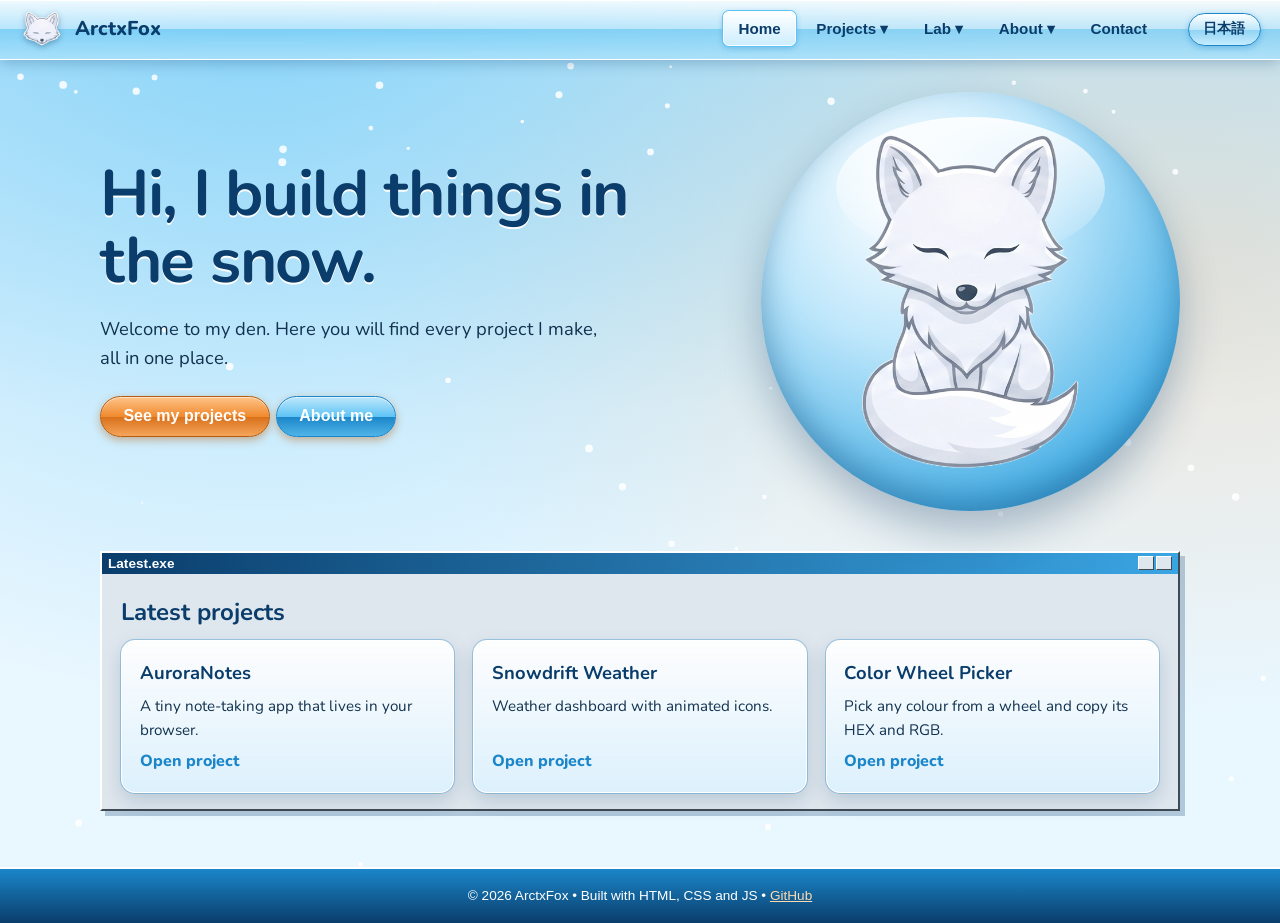
<file: index.html>
<!DOCTYPE html>
<html lang="en"><head><meta charset="utf-8"><meta name="viewport" content="width=device-width,initial-scale=1">
<title>Home | ArctxFox</title><link rel="preconnect" href="https://fonts.googleapis.com"><link rel="stylesheet" href="https://fonts.googleapis.com/css2?family=Nunito:wght@500;800&display=swap"><link rel="stylesheet" href="style.css"></head>
<body><main>
<section class="hero"><div><h1>Hi, I build things in the snow.</h1><p>Welcome to my den. Here you will find every project I make, all in one place.</p><a class="btn" href="web.html">See my projects</a><a class="btn alt" href="about.html">About me</a></div><div class="orb"><svg viewBox="0 0 100 100"></svg></div></section>
<div class="win"><div class="title">Latest.exe<i><b></b><b></b></i></div><div class="body"><h2>Latest projects</h2><div class="grid" id="latest"></div></div></div>

</main><script src="script.js"></script></body></html>
</file>
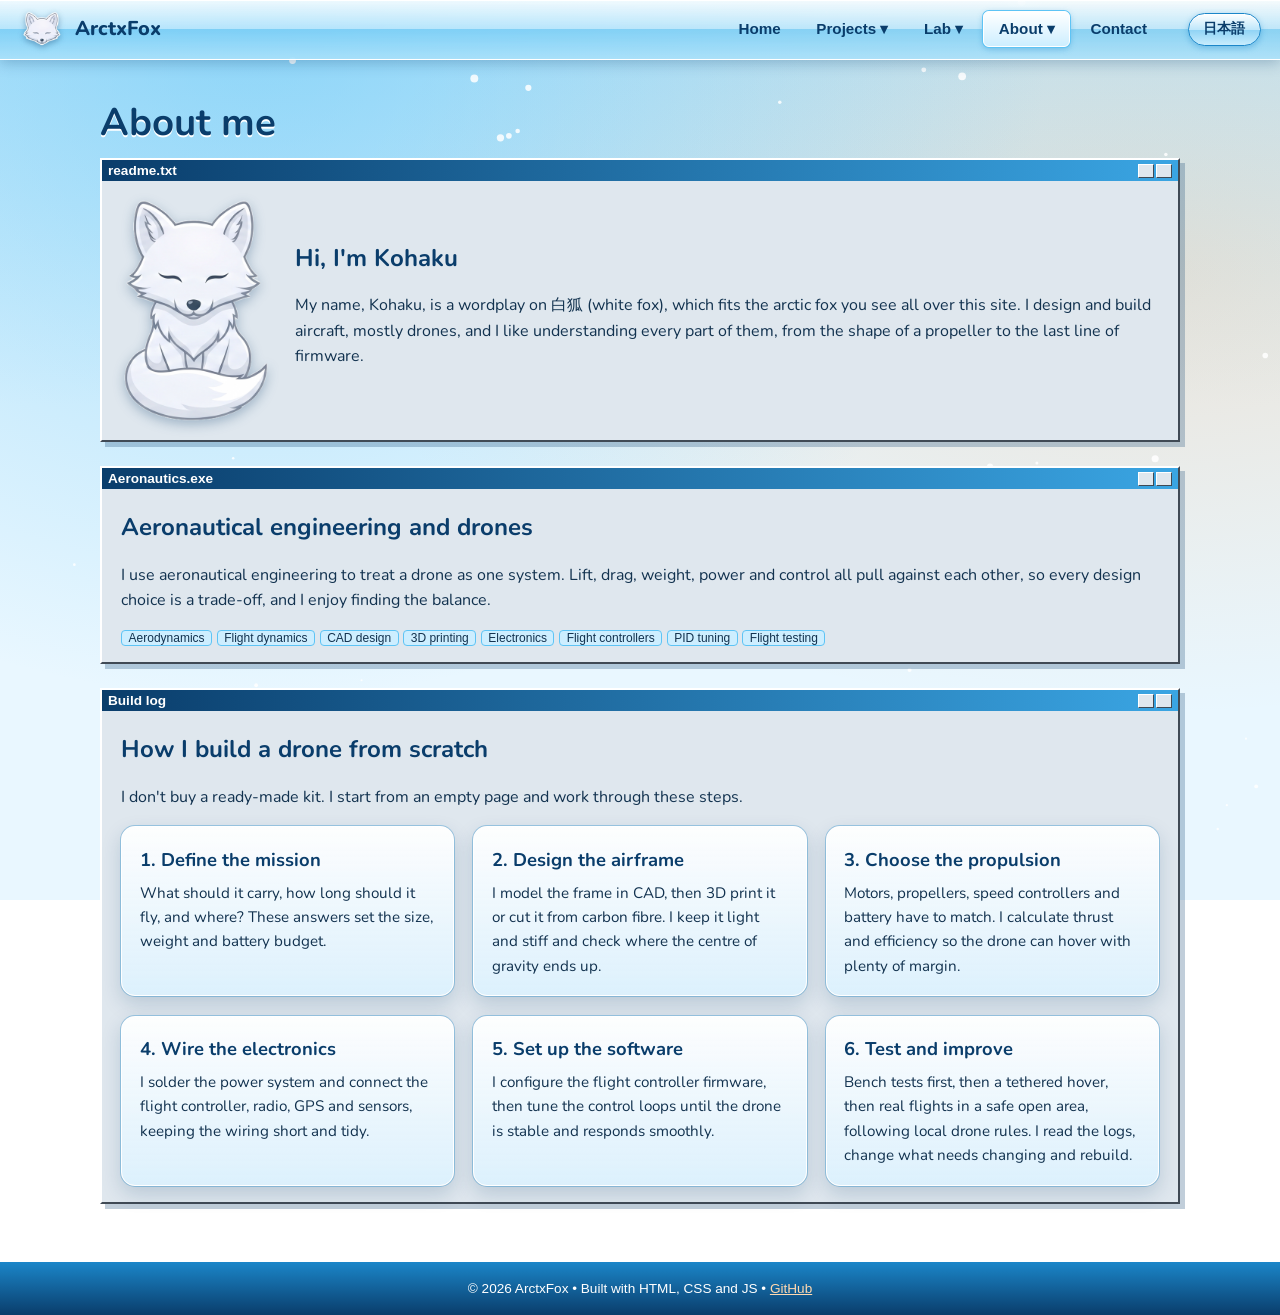
<file: about.html>
<!DOCTYPE html>
<html lang="en"><head><meta charset="utf-8"><meta name="viewport" content="width=device-width,initial-scale=1">
<title>About me | Arctxfox</title><link rel="preconnect" href="https://fonts.googleapis.com"><link rel="stylesheet" href="https://fonts.googleapis.com/css2?family=Nunito:wght@500;800&display=swap"><link rel="stylesheet" href="style.css">
<style>.intro{display:flex;gap:1.5rem;align-items:center}.intro img{width:150px;flex:none;filter:drop-shadow(0 4px 6px rgba(10,61,107,.3))}
@media(max-width:600px){.intro{flex-direction:column;text-align:center}}</style></head>
<body><main>
<h1 class="page">About me</h1>
<div class="win"><div class="title">readme.txt<i><b></b><b></b></i></div><div class="body intro"><img src="fox.png" alt="Arctic fox">
<div><h2>Hi, I'm Kohaku</h2>
<p>My name, Kohaku, is a wordplay on 白狐 (white fox), which fits the arctic fox you see all over this site. I design and build aircraft, mostly drones, and I like understanding every part of them, from the shape of a propeller to the last line of firmware.</p></div></div></div>

<div class="win"><div class="title">Aeronautics.exe<i><b></b><b></b></i></div><div class="body">
<h2>Aeronautical engineering and drones</h2>
<p>I use aeronautical engineering to treat a drone as one system. Lift, drag, weight, power and control all pull against each other, so every design choice is a trade-off, and I enjoy finding the balance.</p>
<div class="tags"><span class="tag">Aerodynamics</span><span class="tag">Flight dynamics</span><span class="tag">CAD design</span><span class="tag">3D printing</span><span class="tag">Electronics</span><span class="tag">Flight controllers</span><span class="tag">PID tuning</span><span class="tag">Flight testing</span></div></div></div>

<div class="win"><div class="title">Build log<i><b></b><b></b></i></div><div class="body">
<h2>How I build a drone from scratch</h2>
<p>I don't buy a ready-made kit. I start from an empty page and work through these steps.</p>
<div class="grid">
<article class="card"><h3>1. Define the mission</h3><p>What should it carry, how long should it fly, and where? These answers set the size, weight and battery budget.</p></article>
<article class="card"><h3>2. Design the airframe</h3><p>I model the frame in CAD, then 3D print it or cut it from carbon fibre. I keep it light and stiff and check where the centre of gravity ends up.</p></article>
<article class="card"><h3>3. Choose the propulsion</h3><p>Motors, propellers, speed controllers and battery have to match. I calculate thrust and efficiency so the drone can hover with plenty of margin.</p></article>
<article class="card"><h3>4. Wire the electronics</h3><p>I solder the power system and connect the flight controller, radio, GPS and sensors, keeping the wiring short and tidy.</p></article>
<article class="card"><h3>5. Set up the software</h3><p>I configure the flight controller firmware, then tune the control loops until the drone is stable and responds smoothly.</p></article>
<article class="card"><h3>6. Test and improve</h3><p>Bench tests first, then a tethered hover, then real flights in a safe open area, following local drone rules. I read the logs, change what needs changing and rebuild.</p></article>
</div></div></div>
</main>
<script>window.JA_EXTRA={
"Hi, I'm Kohaku":"はじめまして、Kohakuです",
"My name, Kohaku, is a wordplay on 白狐 (white fox), which fits the arctic fox you see all over this site. I design and build aircraft, mostly drones, and I like understanding every part of them, from the shape of a propeller to the last line of firmware.":"私の名前 Kohaku は、白狐（はくこ）をもじったものです。このサイトのあちこちにいるホッキョクギツネにぴったりだと思っています。航空機、特にドローンを設計・製作していて、プロペラの形からファームウェアの最後の一行まで、すべての部分を理解することが好きです。",
"Aeronautics.exe":"航空工学.exe","Aeronautical engineering and drones":"航空工学とドローン",
"I use aeronautical engineering to treat a drone as one system. Lift, drag, weight, power and control all pull against each other, so every design choice is a trade-off, and I enjoy finding the balance.":"航空工学の知識を使って、ドローンをひとつのシステムとして捉えています。揚力、抗力、重量、電力、制御は互いに影響し合うため、設計上の選択はすべてトレードオフです。そのバランスを見つけることを楽しんでいます。",
"Aerodynamics":"空気力学","Flight dynamics":"飛行力学","CAD design":"CAD設計","3D printing":"3Dプリント","Electronics":"電子工作","Flight controllers":"フライトコントローラー","PID tuning":"PIDチューニング","Flight testing":"飛行試験",
"Build log":"製作ログ","How I build a drone from scratch":"ドローンをゼロから作る方法",
"I don't buy a ready-made kit. I start from an empty page and work through these steps.":"既製のキットは買いません。白紙の状態から、次の手順で作り上げます。",
"1. Define the mission":"1. 目的を決める","What should it carry, how long should it fly, and where? These answers set the size, weight and battery budget.":"何を運び、どれくらい飛び、どこで使うのか。この答えが、大きさ、重量、バッテリー容量の条件を決めます。",
"2. Design the airframe":"2. 機体を設計する","I model the frame in CAD, then 3D print it or cut it from carbon fibre. I keep it light and stiff and check where the centre of gravity ends up.":"フレームをCADでモデリングし、3Dプリントまたはカーボンファイバーから切り出します。軽くて剛性が高いことを重視し、重心の位置も確認します。",
"3. Choose the propulsion":"3. 推進系を選ぶ","Motors, propellers, speed controllers and battery have to match. I calculate thrust and efficiency so the drone can hover with plenty of margin.":"モーター、プロペラ、ESC、バッテリーは互いに合っている必要があります。推力と効率を計算し、余裕を持ってホバリングできるようにします。",
"4. Wire the electronics":"4. 電子部品を配線する","I solder the power system and connect the flight controller, radio, GPS and sensors, keeping the wiring short and tidy.":"電源系統をはんだ付けし、フライトコントローラー、受信機、GPS、センサーを接続します。配線は短く整理しておきます。",
"5. Set up the software":"5. ソフトウェアを設定する","I configure the flight controller firmware, then tune the control loops until the drone is stable and responds smoothly.":"フライトコントローラーのファームウェアを設定し、機体が安定して滑らかに反応するまで制御ループを調整します。",
"6. Test and improve":"6. テストして改良する","Bench tests first, then a tethered hover, then real flights in a safe open area, following local drone rules. I read the logs, change what needs changing and rebuild.":"まず机上テスト、次に係留ホバリング、最後に安全な開けた場所で、現地のドローン規則を守って実際に飛行させます。ログを読み、直すべき点を直して作り直します。"};</script>
<script src="script.js"></script></body></html>
</file>
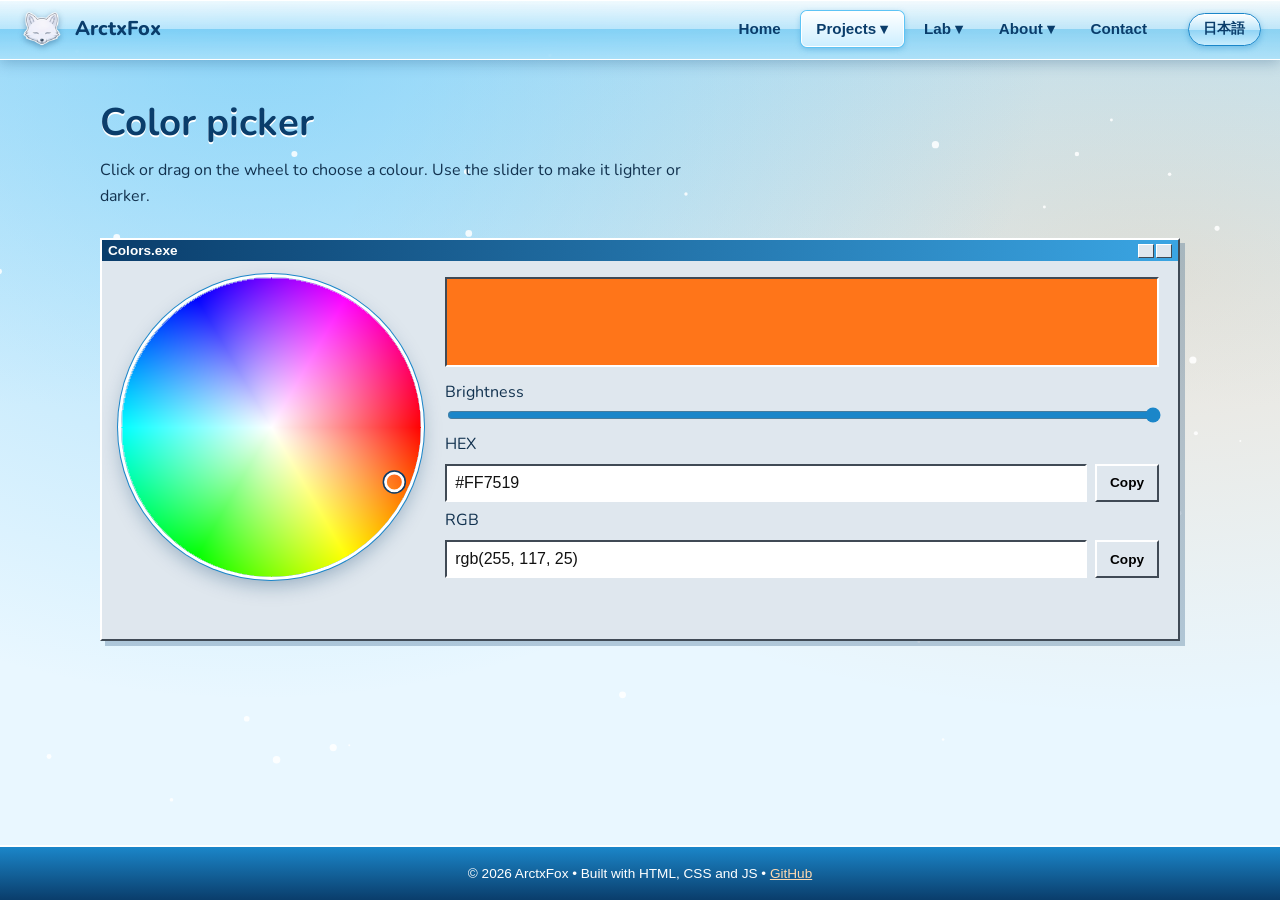
<file: colorpicker.html>
<!DOCTYPE html>
<html lang="en"><head><meta charset="utf-8"><meta name="viewport" content="width=device-width,initial-scale=1">
<title>Color picker | ArctxFox</title><link rel="preconnect" href="https://fonts.googleapis.com"><link rel="stylesheet" href="https://fonts.googleapis.com/css2?family=Nunito:wght@500;800&display=swap"><link rel="stylesheet" href="style.css">
<style>
.cp{display:grid;grid-template-columns:auto 1fr;gap:1.5rem;align-items:start}
#wheel{width:min(300px,100%);aspect-ratio:1;border-radius:50%;cursor:crosshair;touch-action:none;display:block;box-shadow:0 0 0 3px #fff,0 0 0 4px var(--sea),0 8px 20px rgba(10,61,107,.35)}
#wheel:focus-visible{outline:3px solid var(--fox);outline-offset:4px}
.sw{height:90px;border:2px solid;border-color:#404a55 #fff #fff #404a55;margin-bottom:.8rem;transition:background .1s}
.row{display:flex;gap:.5rem;margin:.4rem 0}.row input{flex:1}
.row button{font:700 .85rem var(--ui);padding:.3rem .8rem;background:#dfe7ee;border:2px solid;border-color:#fff #404a55 #404a55 #fff;cursor:pointer}
.row button:active{border-color:#404a55 #fff #fff #404a55}
input[type=range]{padding:0;border:0;background:none;accent-color:var(--sea)}
@media(max-width:640px){.cp{grid-template-columns:1fr;justify-items:center}.cp>div{width:100%}}
</style></head>
<body><main>
<h1 class="page">Color picker</h1>
<p class="lead">Click or drag on the wheel to choose a colour. Use the slider to make it lighter or darker.</p>
<div class="win"><div class="title">Colors.exe<i><b></b><b></b></i></div><div class="body"><div class="cp">
<canvas id="wheel" width="300" height="300" tabindex="0" role="slider" aria-label="Color wheel. Arrow keys change hue and saturation."></canvas>
<div>
<div class="sw" id="sw"></div>
<label for="br">Brightness</label><input type="range" id="br" min="0" max="100" value="100">
<label for="hex">HEX</label><div class="row"><input id="hex" readonly><button data-c="hex">Copy</button></div>
<label for="rgb">RGB</label><div class="row"><input id="rgb" readonly><button data-c="rgb">Copy</button></div>
<p id="msg" role="status" style="font:.85rem var(--ui);min-height:1.3em"></p>
</div></div></div></div>
</main><script src="script.js"></script>
<script>(()=>{
const $=id=>document.getElementById(id),sw=$("sw"),hex=$("hex"),rgb=$("rgb"),br=$("br"),msg=$("msg");
const cv=document.getElementById("wheel"),g=cv.getContext("2d"),R=150;
let H=24,S=.9,V=1;
function hsv(h,s,v){const f=n=>{const k=(n+h/60)%6;return v-v*s*Math.max(0,Math.min(k,4-k,1))};return[f(5),f(3),f(1)].map(x=>Math.round(x*255))}
function draw(){const im=g.createImageData(300,300);
 for(let y=0;y<300;y++)for(let x=0;x<300;x++){const dx=x-R,dy=y-R,d=Math.hypot(dx,dy),i=(y*300+x)*4;
  if(d<=R){const h=(Math.atan2(dy,dx)*180/Math.PI+360)%360,c=hsv(h,d/R,V);im.data.set([...c,d>R-1?150:255],i)}}
 g.putImageData(im,0,0);
 const a=H*Math.PI/180,mx=R+Math.cos(a)*S*R,my=R+Math.sin(a)*S*R;
 g.lineWidth=3;g.strokeStyle="#fff";g.beginPath();g.arc(mx,my,9,0,7);g.stroke();
 g.lineWidth=1.5;g.strokeStyle="#0a3d6b";g.beginPath();g.arc(mx,my,11,0,7);g.stroke();
 const [r,gr,b]=hsv(H,S,V),hx="#"+[r,gr,b].map(n=>n.toString(16).padStart(2,"0")).join("").toUpperCase();
 sw.style.background=hx;hex.value=hx;rgb.value=`rgb(${r}, ${gr}, ${b})`}
function pick(e){const r=cv.getBoundingClientRect(),k=300/r.width,x=(e.clientX-r.left)*k-R,y=(e.clientY-r.top)*k-R;
 H=(Math.atan2(y,x)*180/Math.PI+360)%360;S=Math.min(1,Math.hypot(x,y)/R);draw()}
let down=false;
cv.onpointerdown=e=>{down=true;cv.setPointerCapture(e.pointerId);pick(e)};
cv.onpointermove=e=>down&&pick(e);cv.onpointerup=()=>down=false;
cv.onkeydown=e=>{const k={ArrowLeft:[-5,0],ArrowRight:[5,0],ArrowUp:[0,.04],ArrowDown:[0,-.04]}[e.key];
 if(k){e.preventDefault();H=(H+k[0]+360)%360;S=Math.max(0,Math.min(1,S+k[1]));draw()}};
br.oninput=()=>{V=br.value/100;draw()};
document.querySelectorAll("[data-c]").forEach(b=>b.onclick=async()=>{const t=document.getElementById(b.dataset.c).value;
 try{await navigator.clipboard.writeText(t);msg.textContent="Copied "+t}catch{document.getElementById(b.dataset.c).select();msg.textContent="Press Ctrl+C to copy"}});
draw();
})();
</script></body></html>
</file>
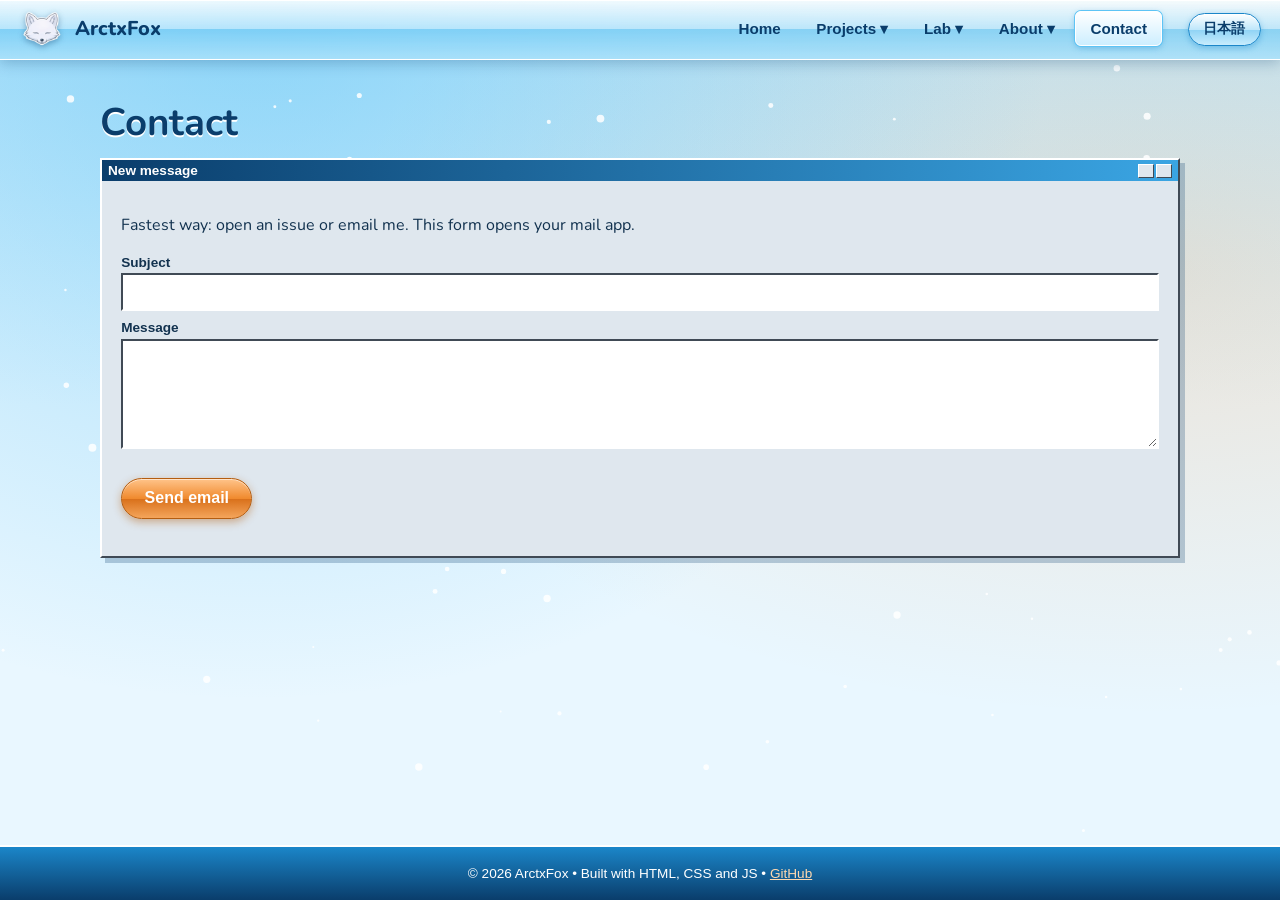
<file: contact.html>
<!DOCTYPE html>
<html lang="en"><head><meta charset="utf-8"><meta name="viewport" content="width=device-width,initial-scale=1">
<title>Contact | ArctxFox</title><link rel="preconnect" href="https://fonts.googleapis.com"><link rel="stylesheet" href="https://fonts.googleapis.com/css2?family=Nunito:wght@500;800&display=swap"><link rel="stylesheet" href="style.css"></head>
<body><main>
<h1 class="page">Contact</h1><div class="win"><div class="title">New message<i><b></b><b></b></i></div><div class="body"><p>Fastest way: open an issue or email me. This form opens your mail app.</p>
<form onsubmit="event.preventDefault();location.href=`mailto:${SITE.email}?subject=${encodeURIComponent(s.value)}&body=${encodeURIComponent(m.value)}`"><label for="s">Subject</label><input id="s" required><label for="m">Message</label><textarea id="m" rows="5" required></textarea><p><button class="btn">Send email</button></p></form></div></div>
</main><script src="script.js"></script></body></html>
</file>
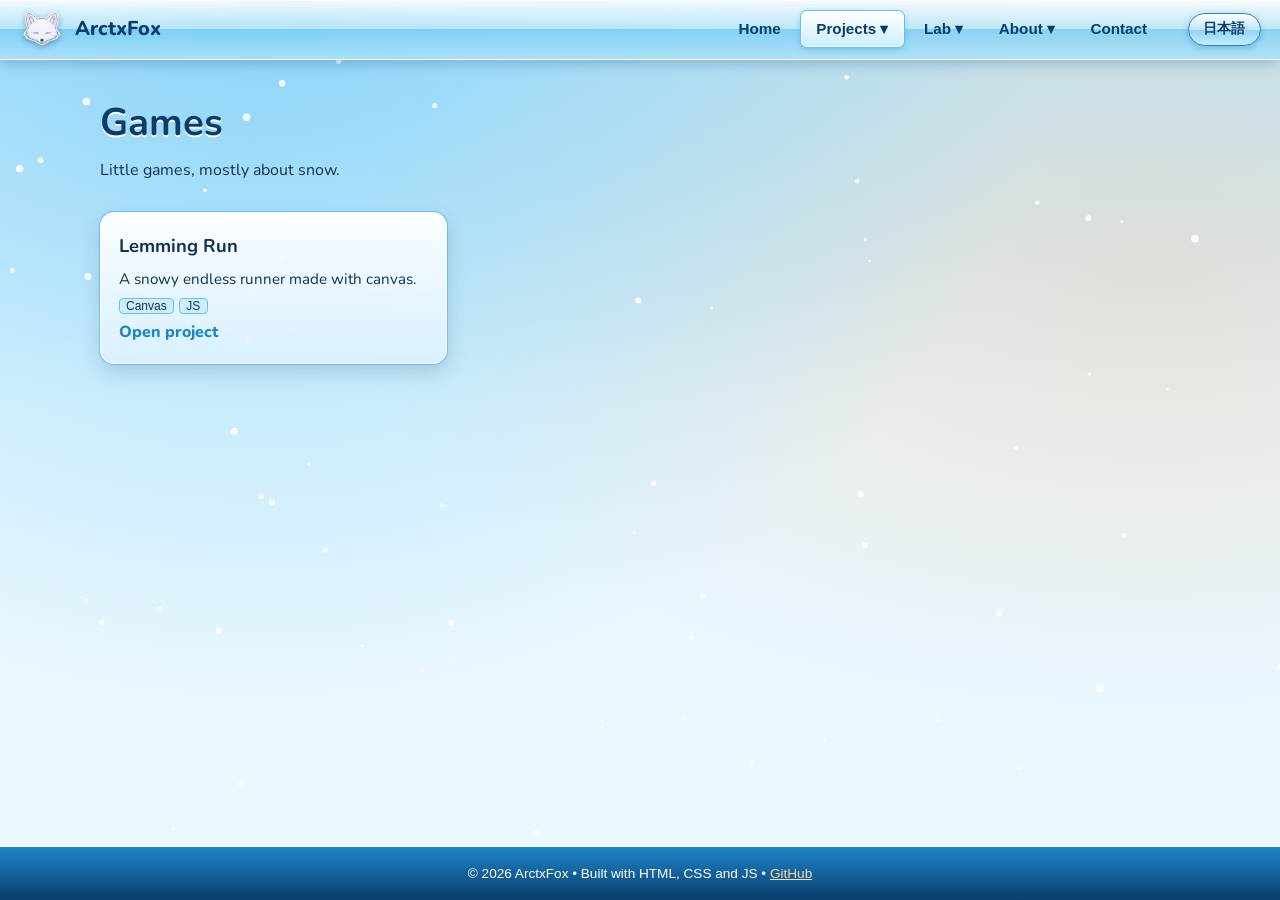
<file: games.html>
<!DOCTYPE html>
<html lang="en"><head><meta charset="utf-8"><meta name="viewport" content="width=device-width,initial-scale=1">
<title>Games | ArctxFox</title><link rel="preconnect" href="https://fonts.googleapis.com"><link rel="stylesheet" href="https://fonts.googleapis.com/css2?family=Nunito:wght@500;800&display=swap"><link rel="stylesheet" href="style.css"></head>
<body><main>
<h1 class="page">Games</h1><p class="lead">Little games, mostly about snow.</p><div class="grid" data-cat="games"></div>
</main><script src="script.js"></script></body></html>
</file>
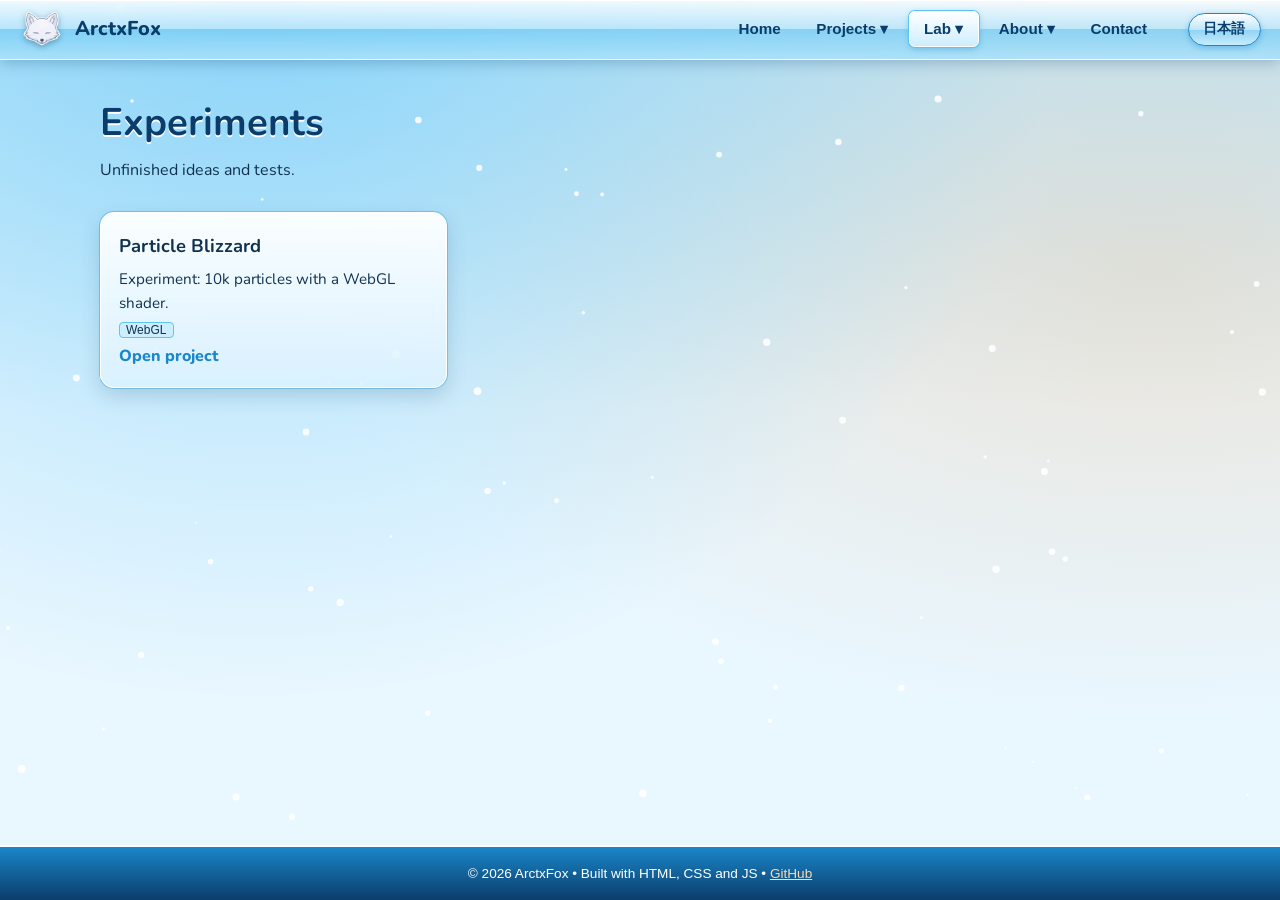
<file: lab.html>
<!DOCTYPE html>
<html lang="en"><head><meta charset="utf-8"><meta name="viewport" content="width=device-width,initial-scale=1">
<title>Experiments | ArctxFox</title><link rel="preconnect" href="https://fonts.googleapis.com"><link rel="stylesheet" href="https://fonts.googleapis.com/css2?family=Nunito:wght@500;800&display=swap"><link rel="stylesheet" href="style.css"></head>
<body><main>
<h1 class="page">Experiments</h1><p class="lead">Unfinished ideas and tests.</p><div class="grid" data-cat="lab"></div>
</main><script src="script.js"></script></body></html>
</file>
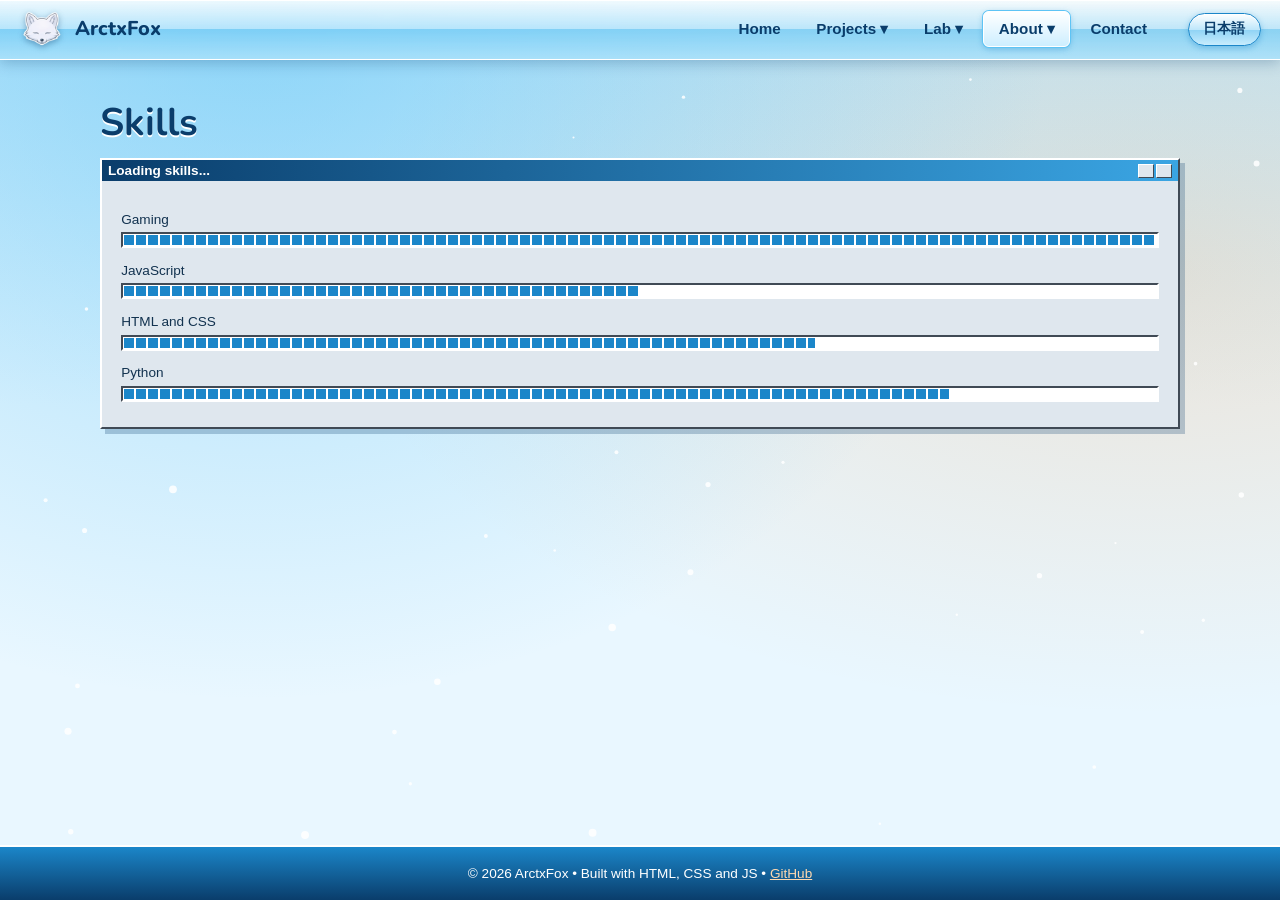
<file: skills.html>
<!DOCTYPE html>
<html lang="en"><head><meta charset="utf-8"><meta name="viewport" content="width=device-width,initial-scale=1">
<title>Skills | ArctxFox</title><link rel="preconnect" href="https://fonts.googleapis.com"><link rel="stylesheet" href="https://fonts.googleapis.com/css2?family=Nunito:wght@500;800&display=swap"><link rel="stylesheet" href="style.css"></head>
<body><main>
<h1 class="page">Skills</h1><div class="win"><div class="title">Loading skills...<i><b></b><b></b></i></div><div class="body">
<div class="skill"><span>Gaming</span><div class="meter"><div data-v="100"></div></div></div>
<div class="skill"><span>JavaScript</span><div class="meter"><div data-v="50"></div></div></div>
<div class="skill"><span>HTML and CSS</span><div class="meter"><div data-v="67"></div></div></div>
<div class="skill"><span>Python</span><div class="meter"><div data-v="80"></div></div></div></div></div>
</main><script src="script.js"></script></body></html>
</file>
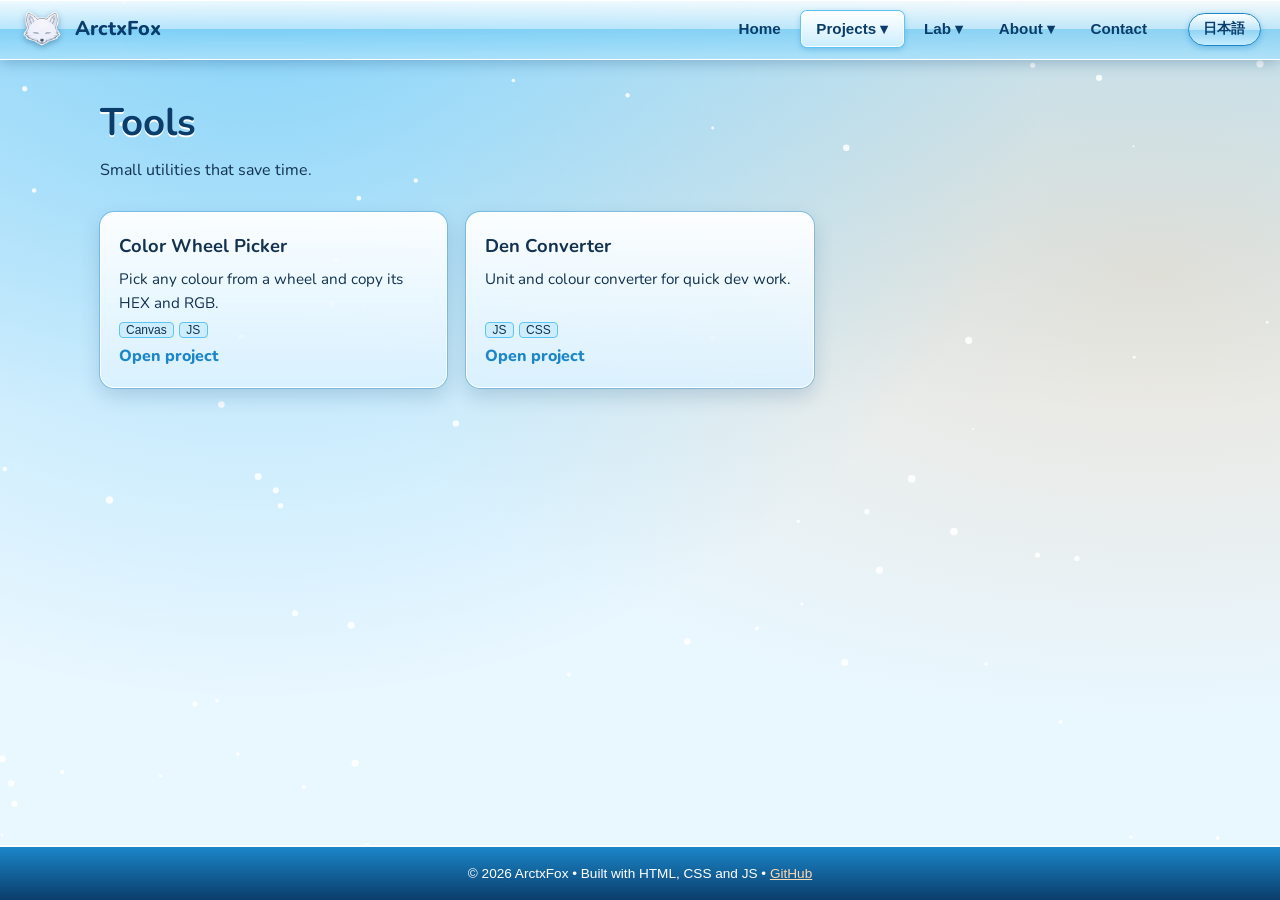
<file: tools.html>
<!DOCTYPE html>
<html lang="en"><head><meta charset="utf-8"><meta name="viewport" content="width=device-width,initial-scale=1">
<title>Tools | ArctxFox</title><link rel="preconnect" href="https://fonts.googleapis.com"><link rel="stylesheet" href="https://fonts.googleapis.com/css2?family=Nunito:wght@500;800&display=swap"><link rel="stylesheet" href="style.css"></head>
<body><main>
<h1 class="page">Tools</h1><p class="lead">Small utilities that save time.</p><div class="grid" data-cat="tools"></div>
</main><script src="script.js"></script></body></html>
</file>
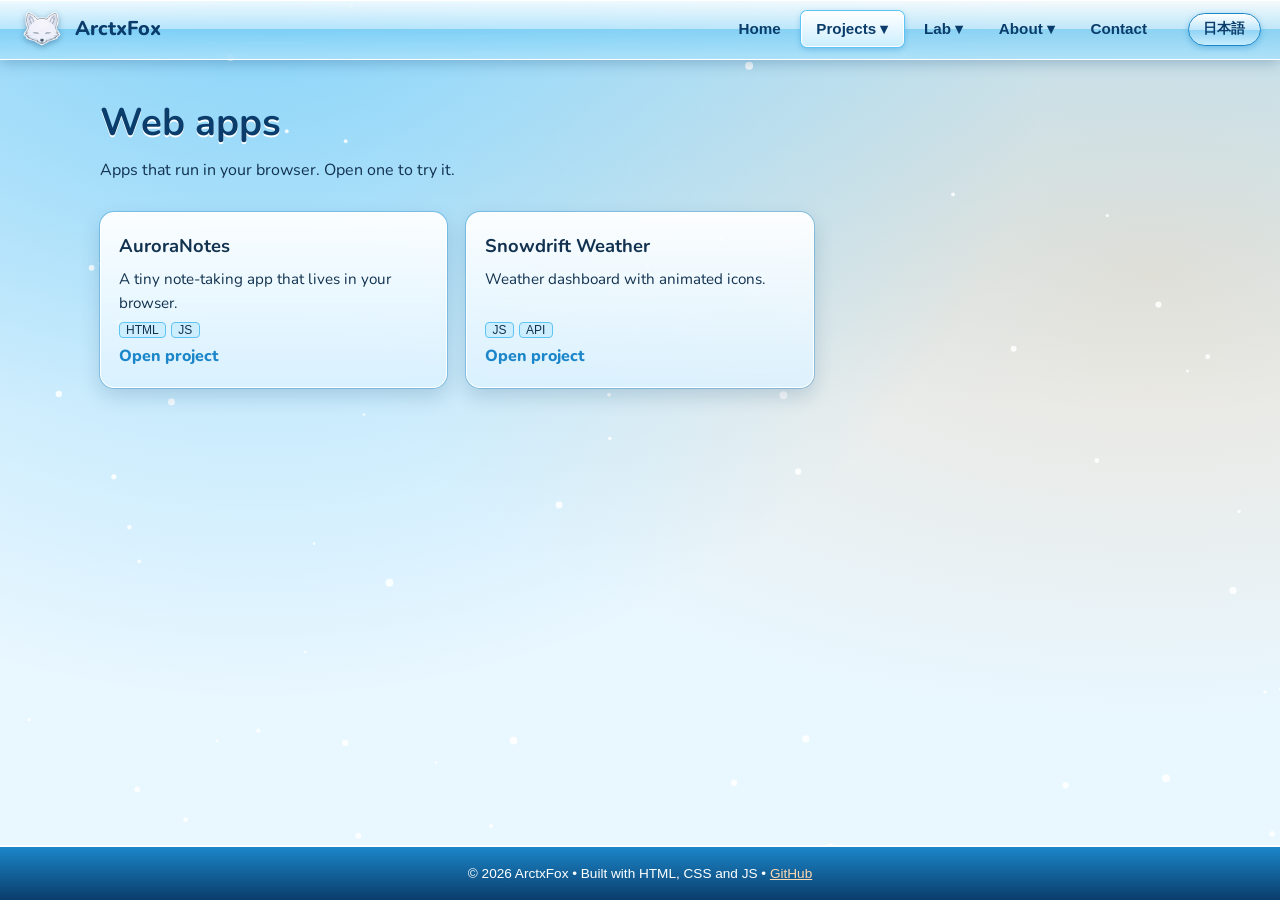
<file: web.html>
<!DOCTYPE html>
<html lang="en"><head><meta charset="utf-8"><meta name="viewport" content="width=device-width,initial-scale=1">
<title>Web apps | ArctxFox</title><link rel="preconnect" href="https://fonts.googleapis.com"><link rel="stylesheet" href="https://fonts.googleapis.com/css2?family=Nunito:wght@500;800&display=swap"><link rel="stylesheet" href="style.css"></head>
<body><main>
<h1 class="page">Web apps</h1><p class="lead">Apps that run in your browser. Open one to try it.</p><div class="grid" data-cat="web"></div>
</main><script src="script.js"></script></body></html>
</file>
<file: style.css>
:root{--ice:#e9f7ff;--sky:#5ec4f5;--sea:#1b86c9;--deep:#0a3d6b;--fox:#f08a2e;--snow:#fff;--ink:#12324f;--line:#9fb6c9;
--font:"Nunito","Trebuchet MS",Tahoma,sans-serif;--ui:Tahoma,Verdana,sans-serif}
@media (prefers-color-scheme:dark){:root{--ice:#0b2238;--ink:#e6f4ff;--snow:#12304d;--line:#3d6485}}
*{box-sizing:border-box}html{scroll-behavior:smooth}
body{margin:0;font-family:var(--font);color:var(--ink);line-height:1.6;min-height:100vh;display:flex;flex-direction:column;
background:radial-gradient(ellipse at 20% 0,rgba(94,196,245,.55),transparent 55%),radial-gradient(ellipse at 90% 30%,rgba(240,138,46,.18),transparent 50%),linear-gradient(180deg,#bfe7fb 0,var(--ice) 45%,var(--ice));background-attachment:fixed}
#snow{position:fixed;inset:0;pointer-events:none;z-index:0}
a{color:var(--sea)}a:focus-visible,button:focus-visible{outline:3px solid var(--fox);outline-offset:2px}
/* top bar: glossy aero glass */
.bar{position:sticky;top:0;z-index:50;display:flex;align-items:center;gap:1rem;padding:.4rem 1.2rem;
background:linear-gradient(180deg,rgba(255,255,255,.85) 0,rgba(190,232,252,.8) 49%,rgba(120,205,245,.75) 50%,rgba(170,225,250,.85) 100%);
backdrop-filter:blur(10px);border-bottom:1px solid #fff;box-shadow:0 2px 14px rgba(10,61,107,.3),inset 0 1px 0 #fff}
.brand{display:flex;align-items:center;gap:.6rem;text-decoration:none;color:var(--deep);font-weight:800;font-size:1.25rem}
.brand img{width:46px;height:46px;object-fit:contain;filter:drop-shadow(0 2px 3px rgba(10,61,107,.4));animation:bob 4s ease-in-out infinite}
@keyframes bob{50%{transform:translateY(-3px) rotate(-3deg)}}
.menu{display:flex;gap:.3rem;list-style:none;margin:0 0 0 auto;padding:0}
.menu>li{position:relative}
.menu>li>a,.menu>li>button{font:700 .95rem var(--ui);color:var(--deep);background:none;border:1px solid transparent;border-radius:6px;padding:.5rem .9rem;cursor:pointer;text-decoration:none;display:block}
.menu>li>a:hover,.menu>li>button:hover,.menu li.open>button,.menu .active{background:linear-gradient(#fff,#cdeeff);border-color:#fff;box-shadow:0 0 0 1px var(--sky),0 2px 6px rgba(27,134,201,.4)}
.menu .sub{position:absolute;right:0;top:100%;min-width:200px;list-style:none;margin:6px 0 0;padding:3px;background:#dfe7ee;
border:2px solid;border-color:#fff #404a55 #404a55 #fff;box-shadow:4px 4px 0 rgba(10,61,107,.35);
opacity:0;visibility:hidden;transform:translateY(-8px);transition:.18s}
.menu li:hover>.sub,.menu li.open>.sub{opacity:1;visibility:visible;transform:none}
.sub a{display:block;padding:.45rem .8rem;font:.9rem var(--ui);color:#111;text-decoration:none}
.sub a:hover,.sub a:focus{background:#0a246a;color:#fff;background:linear-gradient(90deg,#0a3d6b,#1b86c9);color:#fff}
.burger{display:none;margin-left:auto;font-size:1.5rem;background:linear-gradient(#fff,#bfe7fb);border:1px solid var(--sea);border-radius:6px;padding:.1rem .6rem}
main{position:relative;z-index:1;flex:1;width:min(1080px,92%);margin:2rem auto}
/* hero */
.hero{display:grid;grid-template-columns:1.2fr .8fr;gap:2rem;align-items:center;margin-bottom:2.5rem}
.hero h1{font-size:clamp(2.2rem,6vw,4rem);line-height:1.05;margin:0 0 .6rem;color:var(--deep);letter-spacing:-.02em;text-shadow:0 2px 0 #fff}
.hero p{font-size:1.15rem;max-width:46ch}
.orb{aspect-ratio:1;width:100%;border-radius:50%;display:grid;place-items:center;position:relative;
background:radial-gradient(circle at 35% 25%,#fff 0,#bfe7fb 35%,#4fb4e8 75%,#1b86c9);box-shadow:inset 0 -14px 30px rgba(10,61,107,.35),0 20px 40px rgba(10,61,107,.3);animation:float 6s ease-in-out infinite}
.orb::after{content:"";position:absolute;top:6%;left:18%;width:64%;height:34%;border-radius:50%;background:linear-gradient(rgba(255,255,255,.9),rgba(255,255,255,0))}
.orb img{position:absolute;left:50%;top:50%;height:82%;width:auto;transform:translate(-50%,-50%);z-index:1}
@keyframes float{50%{transform:translateY(-12px)}}
.btn{display:inline-block;font:700 1rem var(--ui);padding:.65rem 1.4rem;border-radius:999px;text-decoration:none;color:#fff;margin:.3rem .4rem .3rem 0;border:1px solid #b45d10;
background:linear-gradient(#ffc48a 0,var(--fox) 50%,#d9701a 51%,#f4a55b);box-shadow:inset 0 1px 0 #fff8,0 3px 8px rgba(180,93,16,.45);transition:.15s}
.btn:hover{transform:translateY(-2px);filter:brightness(1.07)}.btn.alt{border-color:var(--sea);background:linear-gradient(#bfe7fb,#5ec4f5 50%,#1b86c9 51%,#4fb4e8)}
/* Windows 95 style frame */
.win{background:#dfe7ee;border:2px solid;border-color:#fff #404a55 #404a55 #fff;box-shadow:5px 5px 0 rgba(10,61,107,.25);color:#12324f;margin-bottom:1.5rem}
.win>.title{display:flex;align-items:center;gap:.4rem;padding:3px 6px;font:700 .85rem var(--ui);color:#fff;background:linear-gradient(90deg,#0a3d6b,#3aa5e3)}
.win>.title i{margin-left:auto;display:flex;gap:2px}
.win>.title i b{width:16px;height:14px;background:#dfe7ee;border:1px solid;border-color:#fff #404a55 #404a55 #fff;display:block}
.win>.body{padding:1rem 1.2rem}
.win h2,.win h3{margin:.2rem 0 .5rem;color:var(--deep)}
h1.page{font-size:2.4rem;margin:0 0 .3rem;color:var(--deep);text-shadow:0 2px 0 #fff}
.lead{max-width:60ch;margin:0 0 1.8rem}
.grid{display:grid;grid-template-columns:repeat(auto-fill,minmax(260px,1fr));gap:1.2rem}
.card{background:linear-gradient(180deg,rgba(255,255,255,.95),rgba(220,242,255,.85));border:1px solid #fff;border-radius:14px;padding:1.1rem;color:#12324f;
box-shadow:0 0 0 1px rgba(27,134,201,.35),0 8px 20px rgba(10,61,107,.18);display:flex;flex-direction:column;gap:.4rem;transition:.2s}
.card:hover{transform:translateY(-4px) rotate(-.4deg);box-shadow:0 0 0 2px var(--fox),0 14px 26px rgba(10,61,107,.28)}
.card h3{margin:0;font-size:1.15rem}.card p{margin:0;font-size:.95rem;flex:1}
.tags{display:flex;gap:.3rem;flex-wrap:wrap}.tag{font:.75rem var(--ui);background:#cdeeff;border:1px solid var(--sky);border-radius:4px;padding:0 .4rem}
.card a.go{font-weight:800;text-decoration:none;color:var(--sea)}
.empty{padding:2rem;text-align:center}
.skill{margin:.6rem 0}.skill span{font:.85rem var(--ui)}
.meter{height:16px;border:2px solid;border-color:#404a55 #fff #fff #404a55;background:#fff;padding:1px}
.meter div{height:100%;width:0;background:repeating-linear-gradient(90deg,#1b86c9 0 10px,#fff0 10px 12px);transition:width 1.2s cubic-bezier(.2,.8,.2,1)}
form label{display:block;font:700 .85rem var(--ui);margin:.6rem 0 .2rem}
input,textarea{width:100%;padding:.5rem;font:1rem var(--ui);border:2px solid;border-color:#404a55 #fff #fff #404a55;background:#fff;color:#111}
footer{position:relative;z-index:1;text-align:center;padding:1.2rem;font:.85rem var(--ui);color:#fff;background:linear-gradient(#1b86c9,#0a3d6b);border-top:2px solid #fff}
footer a{color:#ffd9b0}
@media(max-width:760px){.hero{grid-template-columns:1fr}.orb{max-width:240px;margin:auto}.burger{display:block}
.menu{display:none;position:absolute;top:100%;left:0;right:0;flex-direction:column;background:#dff3ff;padding:.5rem;border-bottom:2px solid var(--sea)}
.menu.show{display:flex}.menu .sub{position:static;opacity:1;visibility:visible;transform:none;box-shadow:none;margin:0 0 0 1rem;display:none}.menu li.open>.sub{display:block}}
@media(prefers-reduced-motion:reduce){*{animation:none!important;transition:none!important}}
</file>
